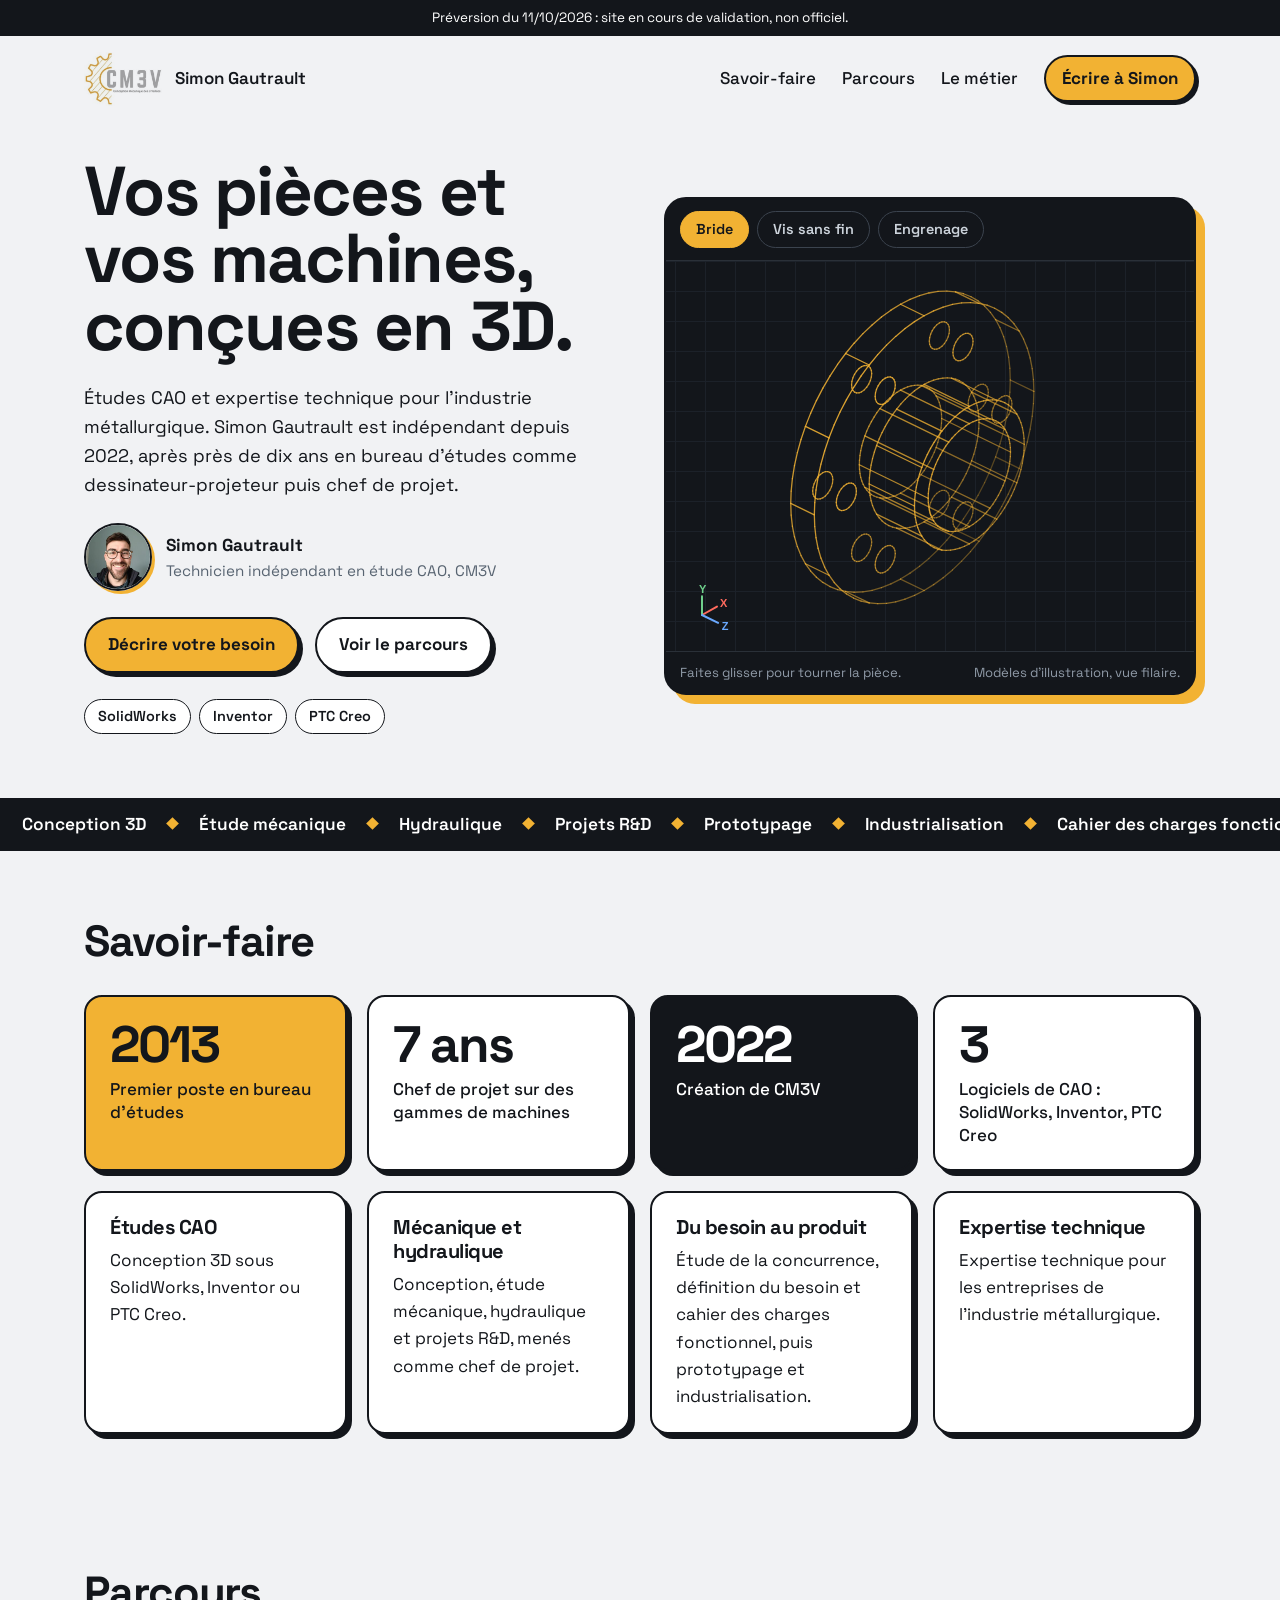
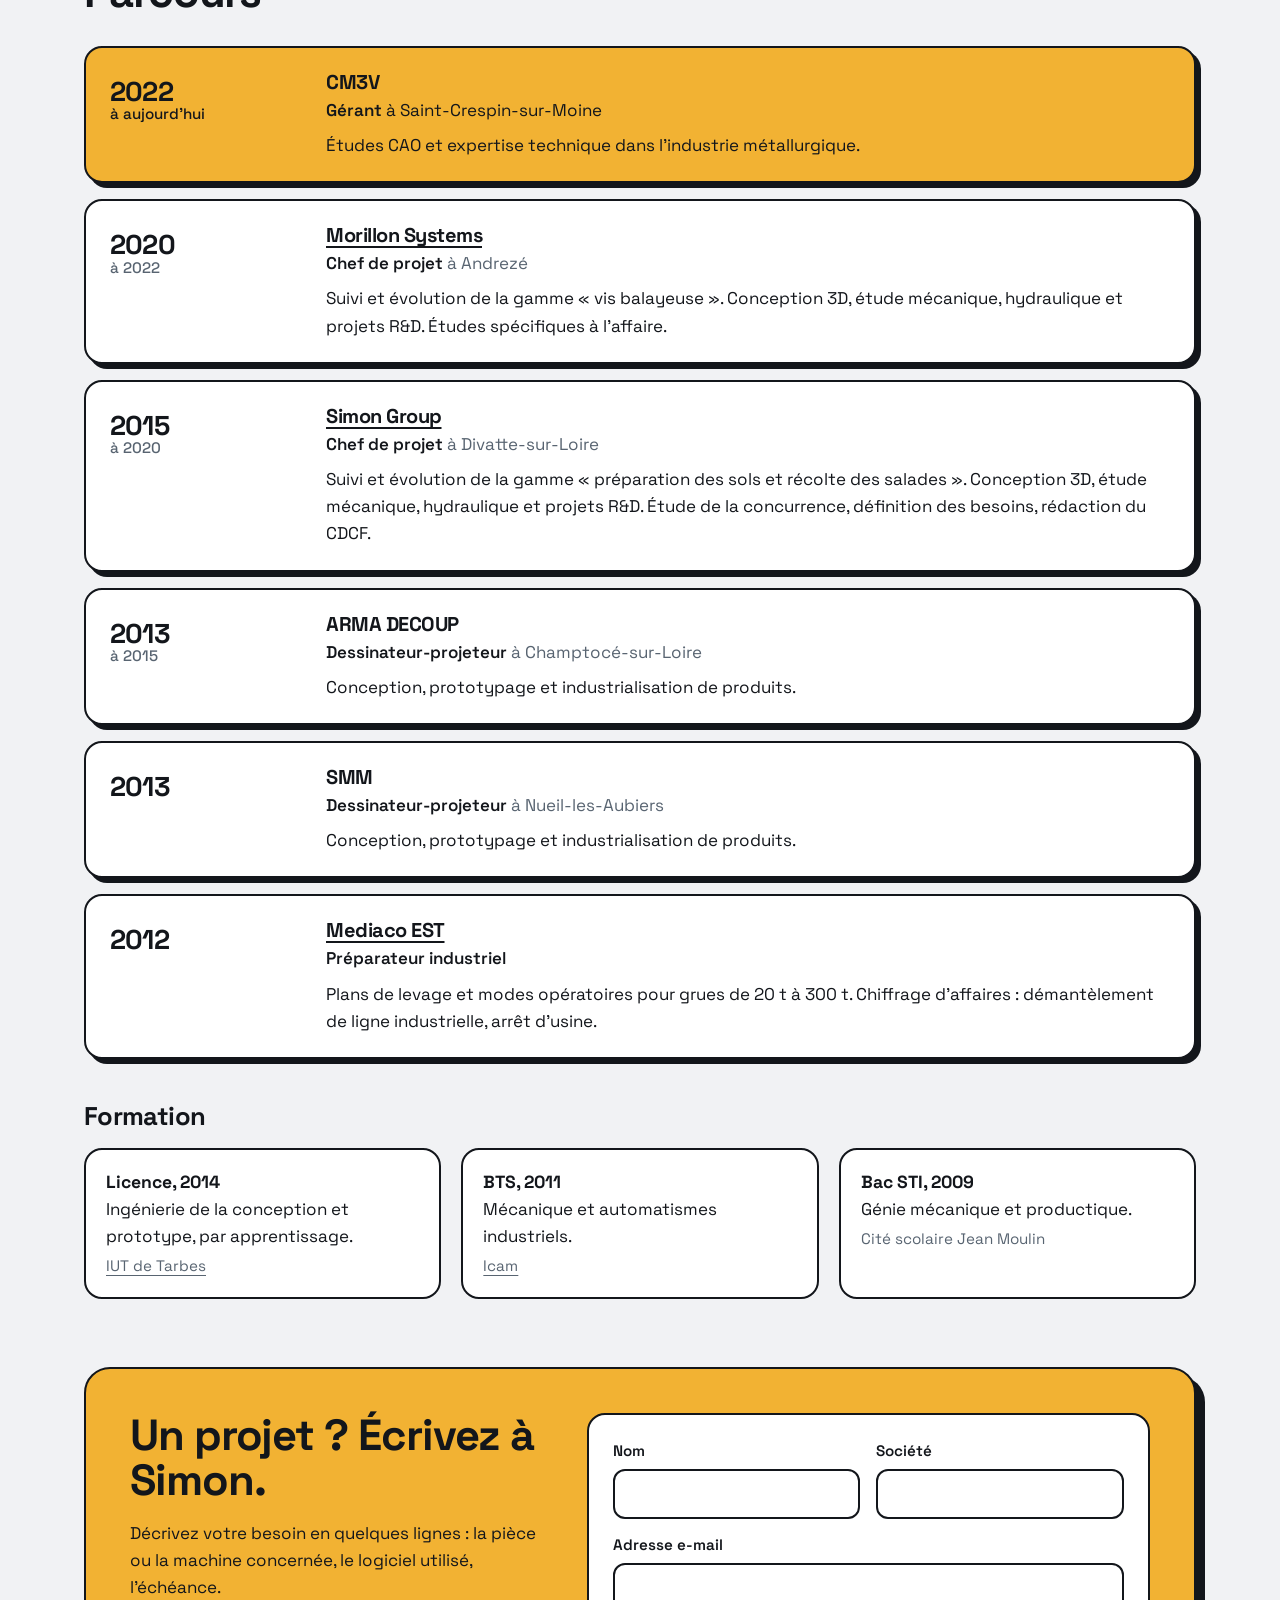
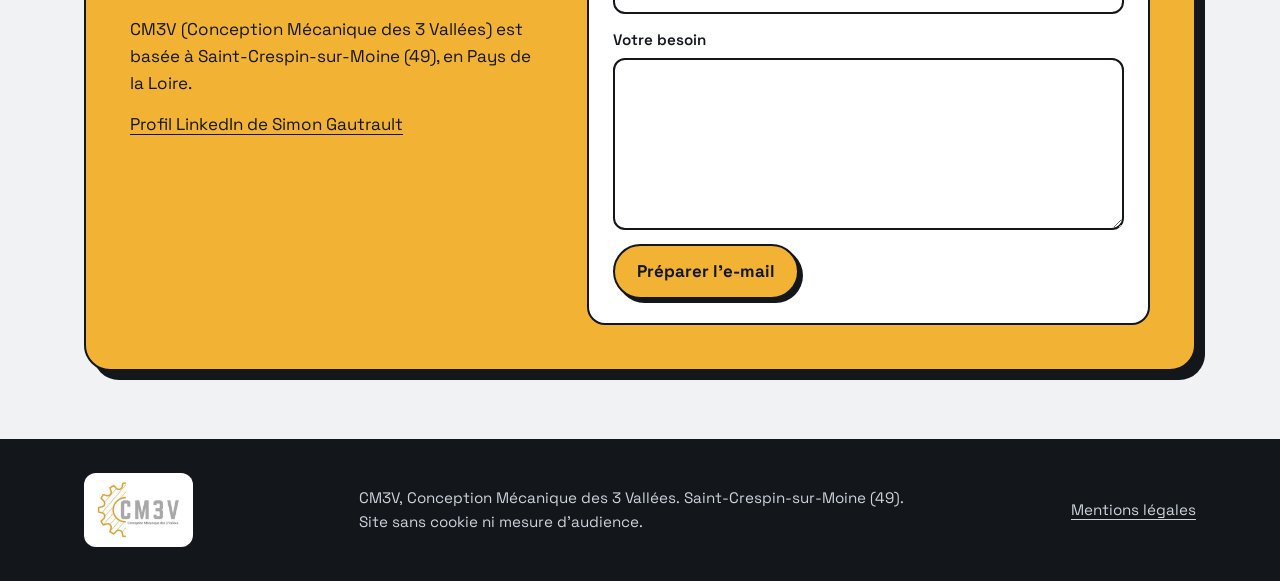
<file: index.html>
<!doctype html>
<html lang="fr">
<head>
<meta charset="utf-8">
<meta name="viewport" content="width=device-width, initial-scale=1">
<meta name="robots" content="noindex, nofollow">
<title>Simon Gautrault, CM3V : études CAO et expertise technique</title>
<meta name="description" content="Simon Gautrault, technicien indépendant en étude CAO à Saint-Crespin-sur-Moine (49). Conception 3D, étude mécanique et hydraulique, expertise technique pour l'industrie métallurgique.">
<link rel="icon" href="favicon.svg" type="image/svg+xml">
<link rel="preload" href="space-grotesk-latin.woff2" as="font" type="font/woff2" crossorigin>
<link rel="stylesheet" href="style.css">
</head>
<body>
<p class="preversion">Préversion du 11/10/2026 : site en cours de validation, non officiel.</p>

<header class="cadre entete">
  <a class="marque" href="#haut"><img src="logo-cm3v.jpg" alt="CM3V, Conception Mécanique des 3 Vallées" width="79" height="54"><span>Simon Gautrault</span></a>
  <nav aria-label="Sections du site">
    <a href="#savoir-faire">Savoir-faire</a>
    <a href="#parcours">Parcours</a>
    <a href="metier.html">Le métier</a>
    <a class="bouton petit" href="#contact">Écrire à Simon</a>
  </nav>
</header>

<main id="haut">

<section class="cadre hero">
  <div>
    <h1>Vos pièces et vos machines, conçues en 3D.</h1>
    <p class="chapo">Études CAO et expertise technique pour l'industrie métallurgique. Simon Gautrault est indépendant depuis 2022, après près de dix ans en bureau d'études comme dessinateur-projeteur puis chef de projet.</p>
    <p class="identite"><img src="simon-gautrault.jpg" alt="Portrait de Simon Gautrault" width="68" height="68"><span><b>Simon Gautrault</b>Technicien indépendant en étude CAO, CM3V</span></p>
    <p class="actions"><a class="bouton" href="#contact">Décrire votre besoin</a><a class="bouton clair" href="#parcours">Voir le parcours</a></p>
    <ul class="puces" aria-label="Logiciels de CAO"><li>SolidWorks</li><li>Inventor</li><li>PTC Creo</li></ul>
  </div>
  <figure class="vue">
    <div class="vue-barre" role="group" aria-label="Choisir le modèle affiché">
      <button type="button" data-modele="bride" aria-pressed="true">Bride</button>
      <button type="button" data-modele="vis" aria-pressed="false">Vis sans fin</button>
      <button type="button" data-modele="engrenage" aria-pressed="false">Engrenage</button>
    </div>
    <canvas id="vue3d" role="img" aria-label="Modèle 3D filaire que l'on peut faire tourner"></canvas>
    <figcaption><span>Faites glisser pour tourner la pièce.</span><span>Modèles d'illustration, vue filaire.</span></figcaption>
  </figure>
</section>

<div class="bandeau" aria-hidden="true"><div>
  <span>Conception 3D</span><i></i><span>Étude mécanique</span><i></i><span>Hydraulique</span><i></i><span>Projets R&amp;D</span><i></i><span>Prototypage</span><i></i><span>Industrialisation</span><i></i><span>Cahier des charges fonctionnel</span><i></i><span>Expertise technique</span><i></i>
  <span>Conception 3D</span><i></i><span>Étude mécanique</span><i></i><span>Hydraulique</span><i></i><span>Projets R&amp;D</span><i></i><span>Prototypage</span><i></i><span>Industrialisation</span><i></i><span>Cahier des charges fonctionnel</span><i></i><span>Expertise technique</span><i></i>
</div></div>

<section class="cadre bloc" id="savoir-faire">
  <h2>Savoir-faire</h2>
  <div class="grille chiffres">
    <div class="carte or"><b>2013</b><p>Premier poste en bureau d'études</p></div>
    <div class="carte"><b>7 ans</b><p>Chef de projet sur des gammes de machines</p></div>
    <div class="carte nuit"><b>2022</b><p>Création de CM3V</p></div>
    <div class="carte"><b>3</b><p>Logiciels de CAO : SolidWorks, Inventor, PTC Creo</p></div>
  </div>
  <div class="grille">
    <div class="carte"><h3>Études CAO</h3><p>Conception 3D sous SolidWorks, Inventor ou PTC Creo.</p></div>
    <div class="carte"><h3>Mécanique et hydraulique</h3><p>Conception, étude mécanique, hydraulique et projets R&amp;D, menés comme chef de projet.</p></div>
    <div class="carte"><h3>Du besoin au produit</h3><p>Étude de la concurrence, définition du besoin et cahier des charges fonctionnel, puis prototypage et industrialisation.</p></div>
    <div class="carte"><h3>Expertise technique</h3><p>Expertise technique pour les entreprises de l'industrie métallurgique.</p></div>
  </div>
</section>

<section class="cadre bloc" id="parcours">
  <h2>Parcours</h2>
  <div class="frise">
    <article class="carte etape actuelle"><p class="quand">2022<span>à aujourd'hui</span></p><div><h3>CM3V</h3><p class="poste">Gérant <span>à Saint-Crespin-sur-Moine</span></p><p>Études CAO et expertise technique dans l'industrie métallurgique.</p></div></article>
    <article class="carte etape"><p class="quand">2020<span>à 2022</span></p><div><h3><a href="https://www.morillonsystems.com/" rel="noopener">Morillon Systems</a></h3><p class="poste">Chef de projet <span>à Andrezé</span></p><p>Suivi et évolution de la gamme « vis balayeuse ». Conception 3D, étude mécanique, hydraulique et projets R&amp;D. Études spécifiques à l'affaire.</p></div></article>
    <article class="carte etape"><p class="quand">2015<span>à 2020</span></p><div><h3><a href="https://www.machines-simon.com/" rel="noopener">Simon Group</a></h3><p class="poste">Chef de projet <span>à Divatte-sur-Loire</span></p><p>Suivi et évolution de la gamme « préparation des sols et récolte des salades ». Conception 3D, étude mécanique, hydraulique et projets R&amp;D. Étude de la concurrence, définition des besoins, rédaction du CDCF.</p></div></article>
    <article class="carte etape"><p class="quand">2013<span>à 2015</span></p><div><h3>ARMA DECOUP</h3><p class="poste">Dessinateur-projeteur <span>à Champtocé-sur-Loire</span></p><p>Conception, prototypage et industrialisation de produits.</p></div></article>
    <article class="carte etape"><p class="quand">2013</p><div><h3>SMM</h3><p class="poste">Dessinateur-projeteur <span>à Nueil-les-Aubiers</span></p><p>Conception, prototypage et industrialisation de produits.</p></div></article>
    <article class="carte etape"><p class="quand">2012</p><div><h3><a href="https://www.mediaco.fr/" rel="noopener">Mediaco EST</a></h3><p class="poste">Préparateur industriel</p><p>Plans de levage et modes opératoires pour grues de 20 t à 300 t. Chiffrage d'affaires : démantèlement de ligne industrielle, arrêt d'usine.</p></div></article>
  </div>

  <div class="formation">
    <h2>Formation</h2>
    <div class="grille">
      <div class="carte"><b>Licence, 2014</b>Ingénierie de la conception et prototype, par apprentissage.<span><a href="https://www.iut-tarbes.fr/" rel="noopener">IUT de Tarbes</a></span></div>
      <div class="carte"><b>BTS, 2011</b>Mécanique et automatismes industriels.<span><a href="https://www.icam.fr/" rel="noopener">Icam</a></span></div>
      <div class="carte"><b>Bac STI, 2009</b>Génie mécanique et productique.<span>Cité scolaire Jean Moulin</span></div>
    </div>
  </div>
</section>

<section class="cadre" id="contact">
  <div class="contact">
    <div>
      <h2>Un projet ? Écrivez à Simon.</h2>
      <p>Décrivez votre besoin en quelques lignes : la pièce ou la machine concernée, le logiciel utilisé, l'échéance.</p>
      <p>CM3V (Conception Mécanique des 3 Vallées) est basée à Saint-Crespin-sur-Moine (49), en Pays de la Loire.</p>
      <p><a href="https://www.linkedin.com/in/simon-gautrault-682b04257" rel="noopener">Profil LinkedIn de Simon Gautrault</a></p>
    </div>
    <form id="form-contact">
      <label>Nom<input type="text" name="nom" autocomplete="name" required></label>
      <label>Société<input type="text" name="societe" autocomplete="organization"></label>
      <label class="large">Adresse e-mail<input type="email" name="email" autocomplete="email" required></label>
      <label class="large">Votre besoin<textarea name="message" rows="6" required></textarea></label>
      <button class="bouton" type="submit">Préparer l'e-mail</button>
      <p id="retour" class="retour" role="status" tabindex="-1" hidden></p>
    </form>
  </div>
</section>

</main>

<footer class="pied">
  <div class="cadre">
    <span class="logo"><img src="logo-cm3v.jpg" alt="Logo CM3V" width="85" height="58"></span>
    <p>CM3V, Conception Mécanique des 3 Vallées. Saint-Crespin-sur-Moine (49).<br>Site sans cookie ni mesure d'audience.</p>
    <nav aria-label="Liens de pied de page"><a href="mentions-legales.html">Mentions légales</a></nav>
  </div>
</footer>

<script>
// Le formulaire n'envoie rien lui-meme : il ouvre la messagerie du visiteur
// avec un e-mail pret a partir. Aucun service tiers, aucune donnee conservee.
(function () {
  var adresse = ['simon.gautrault', 'cm3v.com'].join('@');
  var form = document.getElementById('form-contact');
  var retour = document.getElementById('retour');
  form.addEventListener('submit', function (e) {
    e.preventDefault();
    var d = new FormData(form);
    var societe = d.get('societe');
    var sujet = 'Demande depuis le site CM3V : ' + d.get('nom') + (societe ? ' (' + societe + ')' : '');
    var corps = d.get('message') + '\n\n' + d.get('nom') + (societe ? '\n' + societe : '') + '\n' + d.get('email');
    window.location.href = 'mailto:' + adresse + '?subject=' + encodeURIComponent(sujet) + '&body=' + encodeURIComponent(corps);
    var lien = document.createElement('a');
    lien.href = 'mailto:' + adresse;
    lien.textContent = adresse;
    retour.textContent = "Votre messagerie s'ouvre avec l'e-mail prêt à envoyer. Si rien ne s'ouvre, écrivez directement à ";
    retour.append(lien, '.');
    retour.hidden = false;
    retour.focus();
  });
})();
</script>
<script src="vue3d.js" defer></script>
</body>
</html>
</file>
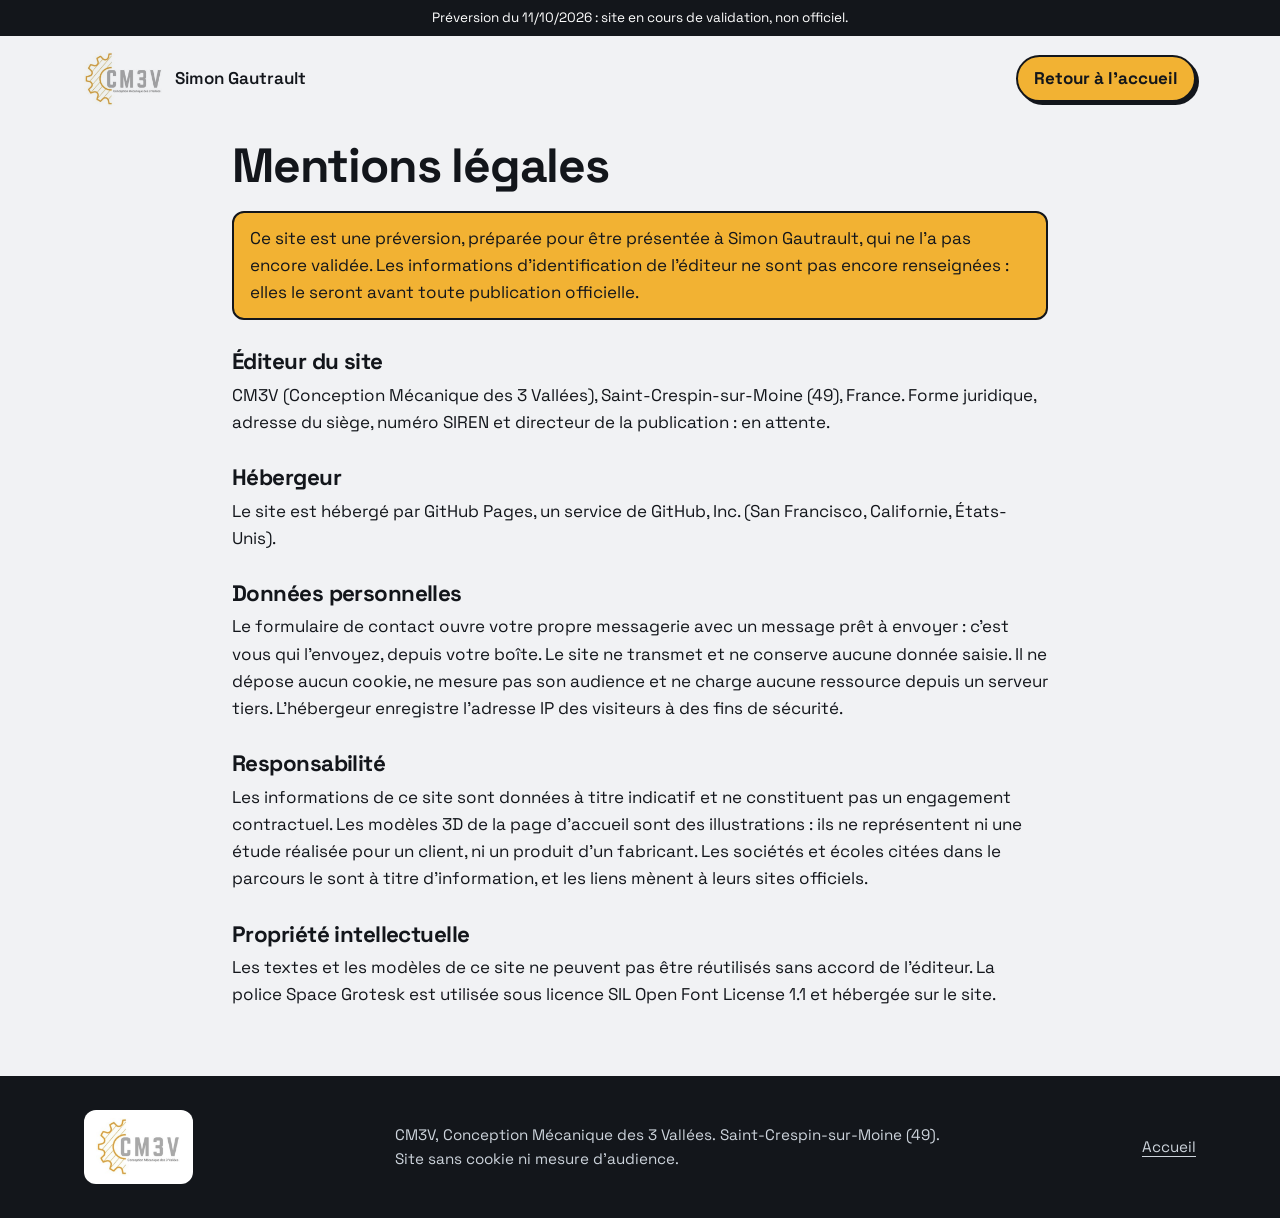
<file: mentions-legales.html>
<!doctype html>
<html lang="fr">
<head>
<meta charset="utf-8">
<meta name="viewport" content="width=device-width, initial-scale=1">
<meta name="robots" content="noindex, nofollow">
<title>Mentions légales : Simon Gautrault, CM3V</title>
<link rel="icon" href="favicon.svg" type="image/svg+xml">
<link rel="stylesheet" href="style.css">
</head>
<body>
<p class="preversion">Préversion du 11/10/2026 : site en cours de validation, non officiel.</p>

<header class="cadre entete">
  <a class="marque" href="index.html"><img src="logo-cm3v.jpg" alt="CM3V, Conception Mécanique des 3 Vallées" width="79" height="54"><span>Simon Gautrault</span></a>
  <nav aria-label="Retour"><a class="bouton petit" href="index.html">Retour à l'accueil</a></nav>
</header>

<main class="cadre">
<div class="texte">
  <h1>Mentions légales</h1>

  <p class="attente">Ce site est une préversion, préparée pour être présentée à Simon Gautrault, qui ne l'a pas encore validée. Les informations d'identification de l'éditeur ne sont pas encore renseignées : elles le seront avant toute publication officielle.</p>

  <h2>Éditeur du site</h2>
  <p>CM3V (Conception Mécanique des 3 Vallées), Saint-Crespin-sur-Moine (49), France. Forme juridique, adresse du siège, numéro SIREN et directeur de la publication : en attente.</p>

  <h2>Hébergeur</h2>
  <p>Le site est hébergé par GitHub Pages, un service de GitHub, Inc. (San Francisco, Californie, États-Unis).</p>

  <h2>Données personnelles</h2>
  <p>Le formulaire de contact ouvre votre propre messagerie avec un message prêt à envoyer : c'est vous qui l'envoyez, depuis votre boîte. Le site ne transmet et ne conserve aucune donnée saisie. Il ne dépose aucun cookie, ne mesure pas son audience et ne charge aucune ressource depuis un serveur tiers. L'hébergeur enregistre l'adresse IP des visiteurs à des fins de sécurité.</p>

  <h2>Responsabilité</h2>
  <p>Les informations de ce site sont données à titre indicatif et ne constituent pas un engagement contractuel. Les modèles 3D de la page d'accueil sont des illustrations : ils ne représentent ni une étude réalisée pour un client, ni un produit d'un fabricant. Les sociétés et écoles citées dans le parcours le sont à titre d'information, et les liens mènent à leurs sites officiels.</p>

  <h2>Propriété intellectuelle</h2>
  <p>Les textes et les modèles de ce site ne peuvent pas être réutilisés sans accord de l'éditeur. La police Space Grotesk est utilisée sous licence SIL Open Font License 1.1 et hébergée sur le site.</p>
</div>
</main>

<footer class="pied">
  <div class="cadre">
    <span class="logo"><img src="logo-cm3v.jpg" alt="Logo CM3V" width="85" height="58"></span>
    <p>CM3V, Conception Mécanique des 3 Vallées. Saint-Crespin-sur-Moine (49).<br>Site sans cookie ni mesure d'audience.</p>
    <nav aria-label="Liens de pied de page"><a href="index.html">Accueil</a></nav>
  </div>
</footer>
</body>
</html>
</file>
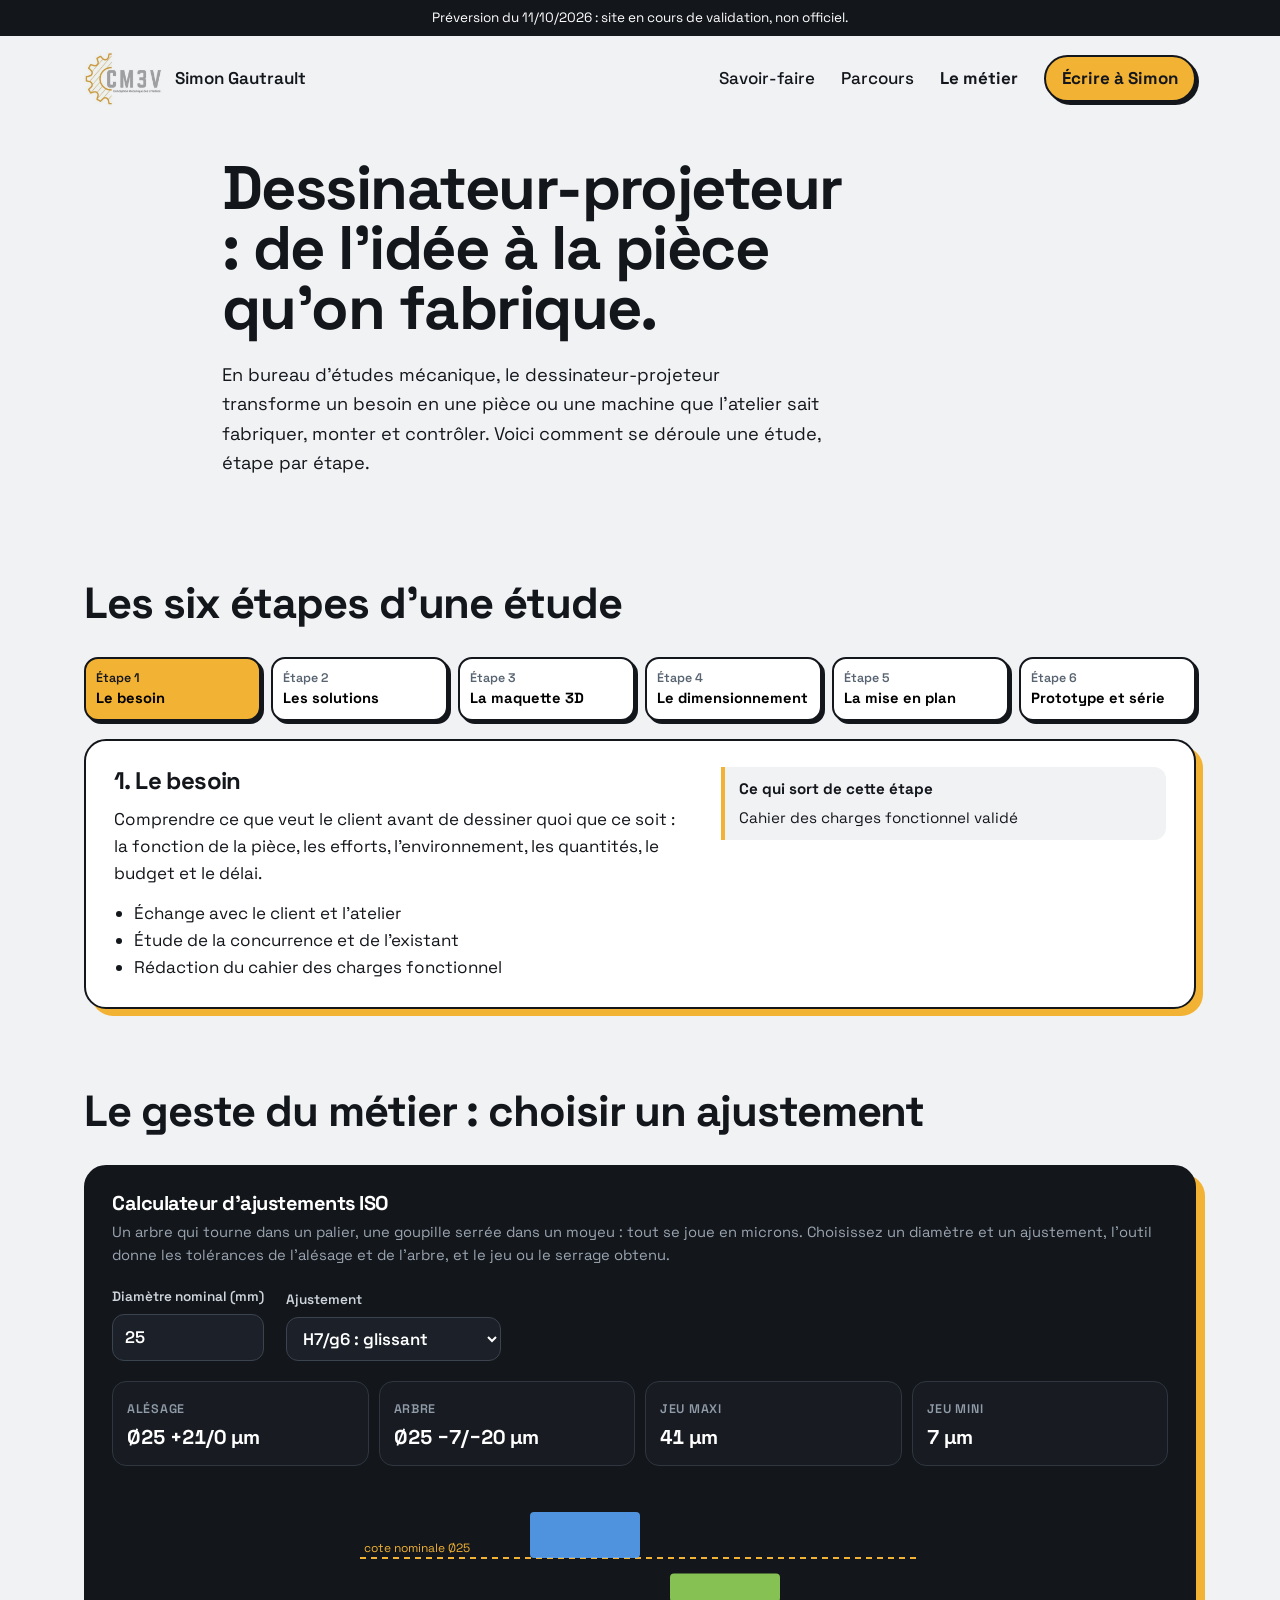
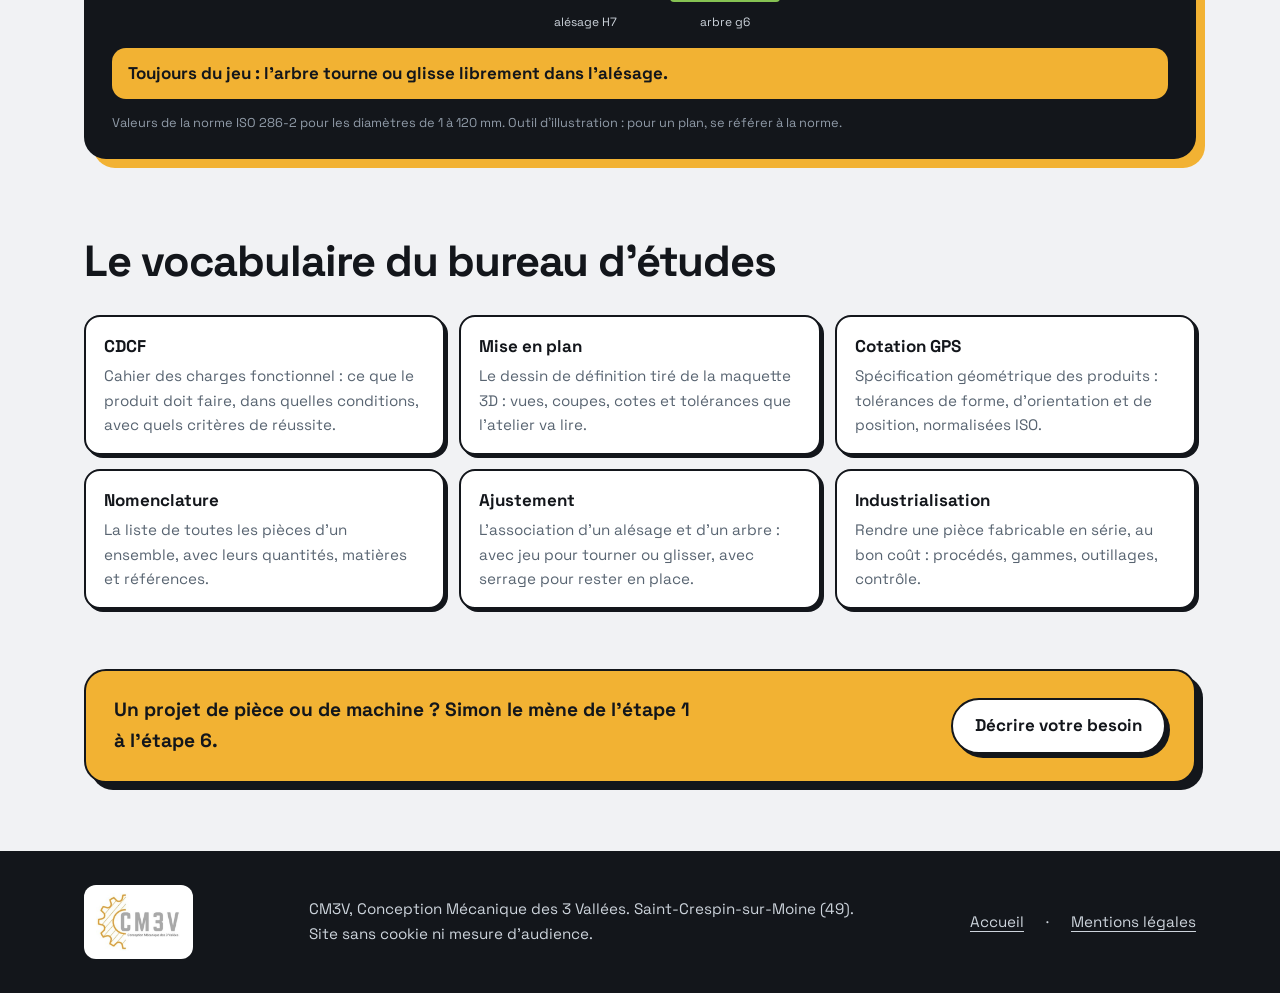
<file: metier.html>
<!doctype html>
<html lang="fr">
<head>
<meta charset="utf-8">
<meta name="viewport" content="width=device-width, initial-scale=1">
<meta name="robots" content="noindex, nofollow">
<title>Le métier de dessinateur-projeteur : Simon Gautrault, CM3V</title>
<meta name="description" content="Ce que fait un dessinateur-projeteur en bureau d'études mécanique, du cahier des charges à l'industrialisation, avec un calculateur d'ajustements ISO.">
<link rel="icon" href="favicon.svg" type="image/svg+xml">
<link rel="preload" href="space-grotesk-latin.woff2" as="font" type="font/woff2" crossorigin>
<link rel="stylesheet" href="style.css">
<style>
.m-hero{padding-block:36px 40px;max-width:52em}
.m-hero h1{font-size:clamp(2.3rem,4.8vw,3.9rem)}
.m-bloc{padding-block:40px}
.etapes{display:grid;grid-template-columns:repeat(6,1fr);gap:10px;margin:0 0 18px;padding:0;list-style:none}
.etapes button{width:100%;height:100%;padding:12px 10px;border:2px solid var(--encre);border-radius:14px;background:var(--blanc);font:inherit;font-weight:700;font-size:.92rem;line-height:1.2;text-align:left;cursor:pointer;box-shadow:3px 3px 0 var(--encre);transition:transform .12s,box-shadow .12s}
.etapes button span{display:block;font-size:.78rem;color:var(--acier);font-weight:600;margin-bottom:4px}
.etapes button:hover{transform:translate(1px,1px);box-shadow:2px 2px 0 var(--encre)}
.etapes button[aria-selected="true"]{background:var(--or)}
.etapes button[aria-selected="true"] span{color:var(--encre)}
.panneau{border:2px solid var(--encre);border-radius:22px;background:var(--blanc);box-shadow:7px 7px 0 var(--or);padding:26px 28px;display:grid;grid-template-columns:1.3fr 1fr;gap:28px;align-items:start}
.panneau h3{font-size:1.5rem;margin-bottom:10px}
.panneau p{margin:0 0 12px}
.panneau ul{margin:0;padding-left:20px}
.panneau .livrable{border-left:4px solid var(--or);padding:10px 14px;background:var(--fond);border-radius:0 12px 12px 0;font-size:.95rem}
.panneau .livrable b{display:block;margin-bottom:4px}
.calc{border:2px solid var(--encre);border-radius:22px;background:var(--nuit);color:#e7ebf0;box-shadow:9px 9px 0 var(--or);padding:24px 26px}
.calc h3{color:#fff;margin-bottom:6px}
.calc .aide{color:#9aa5b1;font-size:.92rem;margin:0 0 18px}
.calc-champs{display:flex;flex-wrap:wrap;gap:14px 22px;align-items:end;margin-bottom:20px}
.calc label{display:flex;flex-direction:column;gap:6px;font-size:.85rem;font-weight:600;color:#cdd4dc}
.calc input,.calc select{font:inherit;font-size:1.05rem;padding:9px 12px;border:1.5px solid #3b434e;border-radius:12px;background:#1c2129;color:#fff;min-width:150px}
.calc input:focus,.calc select:focus{border-color:var(--or);outline:none}
.calc-res{display:grid;grid-template-columns:repeat(4,1fr);gap:10px}
.calc-res div{border:1.5px solid #2f3640;border-radius:14px;padding:12px 14px;background:#181c22}
.calc-res b{display:block;font-size:1.25rem;color:#fff;font-variant-numeric:tabular-nums}
.calc-res span{font-size:.78rem;color:#909ba8;text-transform:uppercase;letter-spacing:.06em;font-weight:600}
.calc-verdict{margin:16px 0 0;padding:12px 16px;border-radius:14px;background:var(--or);color:var(--encre);font-weight:700}
.calc-schema{display:block;width:100%;height:150px;margin-top:16px}
.calc .note{margin:14px 0 0;color:#909ba8;font-size:.8rem}
.lexique{display:grid;grid-template-columns:repeat(3,1fr);gap:14px}
.lexique div{border:2px solid var(--encre);border-radius:16px;background:var(--blanc);padding:16px 18px;box-shadow:3px 3px 0 var(--encre)}
.lexique b{display:block;margin-bottom:4px}
.lexique p{margin:0;font-size:.95rem;color:var(--acier)}
.m-cta{display:flex;flex-wrap:wrap;gap:16px;align-items:center;justify-content:space-between;border:2px solid var(--encre);border-radius:22px;background:var(--or);padding:24px 28px;box-shadow:7px 7px 0 var(--encre);margin-block:20px 60px}
.m-cta p{margin:0;font-size:1.2rem;font-weight:700;max-width:30em}
.m-cta .bouton{background:var(--blanc)}
@media (max-width:900px){.etapes{grid-template-columns:repeat(3,1fr)}.panneau{grid-template-columns:1fr}.lexique{grid-template-columns:1fr 1fr}.calc-res{grid-template-columns:1fr 1fr}}
@media (max-width:560px){.etapes{grid-template-columns:1fr 1fr}.lexique{grid-template-columns:1fr}.entete nav{gap:14px}}
@media (prefers-reduced-motion:reduce){.etapes button{transition:none}}
</style>
</head>
<body>
<p class="preversion">Préversion du 11/10/2026 : site en cours de validation, non officiel.</p>

<header class="cadre entete">
  <a class="marque" href="index.html"><img src="logo-cm3v.jpg" alt="CM3V, Conception Mécanique des 3 Vallées" width="79" height="54"><span>Simon Gautrault</span></a>
  <nav aria-label="Sections du site">
    <a href="index.html#savoir-faire">Savoir-faire</a>
    <a href="index.html#parcours">Parcours</a>
    <a href="metier.html" aria-current="page"><b>Le métier</b></a>
    <a class="bouton petit" href="index.html#contact">Écrire à Simon</a>
  </nav>
</header>

<main>

<section class="cadre m-hero">
  <h1>Dessinateur-projeteur : de l'idée à la pièce qu'on fabrique.</h1>
  <p class="chapo">En bureau d'études mécanique, le dessinateur-projeteur transforme un besoin en une pièce ou une machine que l'atelier sait fabriquer, monter et contrôler. Voici comment se déroule une étude, étape par étape.</p>
</section>

<section class="cadre m-bloc" id="etude">
  <h2>Les six étapes d'une étude</h2>
  <ol class="etapes" role="tablist" aria-label="Étapes d'une étude" id="etapes"></ol>
  <div class="panneau" role="tabpanel" id="panneau" aria-live="polite"></div>
</section>

<section class="cadre m-bloc" id="ajustements">
  <h2>Le geste du métier : choisir un ajustement</h2>
  <div class="calc">
    <h3>Calculateur d'ajustements ISO</h3>
    <p class="aide">Un arbre qui tourne dans un palier, une goupille serrée dans un moyeu : tout se joue en microns. Choisissez un diamètre et un ajustement, l'outil donne les tolérances de l'alésage et de l'arbre, et le jeu ou le serrage obtenu.</p>
    <div class="calc-champs">
      <label>Diamètre nominal (mm)<input type="number" id="c-d" min="1" max="120" step="0.5" value="25"></label>
      <label>Ajustement<select id="c-aj">
        <option value="H7/f7">H7/f7 : tournant</option>
        <option value="H7/g6" selected>H7/g6 : glissant</option>
        <option value="H7/h6">H7/h6 : glissant juste</option>
        <option value="H7/p6">H7/p6 : serré</option>
      </select></label>
    </div>
    <div class="calc-res">
      <div><span>Alésage</span><b id="r-al">–</b></div>
      <div><span>Arbre</span><b id="r-ar">–</b></div>
      <div><span id="l-max">Jeu maxi</span><b id="r-max">–</b></div>
      <div><span id="l-min">Jeu mini</span><b id="r-min">–</b></div>
    </div>
    <svg class="calc-schema" id="c-svg" viewBox="0 0 600 150" role="img" aria-label="Position des zones de tolérance de l'alésage et de l'arbre par rapport à la cote nominale"></svg>
    <p class="calc-verdict" id="r-v" role="status">–</p>
    <p class="note">Valeurs de la norme ISO 286-2 pour les diamètres de 1 à 120 mm. Outil d'illustration : pour un plan, se référer à la norme.</p>
  </div>
</section>

<section class="cadre m-bloc" id="lexique">
  <h2>Le vocabulaire du bureau d'études</h2>
  <div class="lexique">
    <div><b>CDCF</b><p>Cahier des charges fonctionnel : ce que le produit doit faire, dans quelles conditions, avec quels critères de réussite.</p></div>
    <div><b>Mise en plan</b><p>Le dessin de définition tiré de la maquette 3D : vues, coupes, cotes et tolérances que l'atelier va lire.</p></div>
    <div><b>Cotation GPS</b><p>Spécification géométrique des produits : tolérances de forme, d'orientation et de position, normalisées ISO.</p></div>
    <div><b>Nomenclature</b><p>La liste de toutes les pièces d'un ensemble, avec leurs quantités, matières et références.</p></div>
    <div><b>Ajustement</b><p>L'association d'un alésage et d'un arbre : avec jeu pour tourner ou glisser, avec serrage pour rester en place.</p></div>
    <div><b>Industrialisation</b><p>Rendre une pièce fabricable en série, au bon coût : procédés, gammes, outillages, contrôle.</p></div>
  </div>
</section>

<section class="cadre">
  <div class="m-cta">
    <p>Un projet de pièce ou de machine ? Simon le mène de l'étape 1 à l'étape 6.</p>
    <a class="bouton" href="index.html#contact">Décrire votre besoin</a>
  </div>
</section>

</main>

<footer class="pied">
  <div class="cadre">
    <span class="logo"><img src="logo-cm3v.jpg" alt="Logo CM3V" width="85" height="58"></span>
    <p>CM3V, Conception Mécanique des 3 Vallées. Saint-Crespin-sur-Moine (49).<br>Site sans cookie ni mesure d'audience.</p>
    <nav aria-label="Liens de pied de page"><a href="index.html">Accueil</a> &middot; <a href="mentions-legales.html">Mentions légales</a></nav>
  </div>
</footer>

<script>
(function () {
  // Les six etapes d'une etude.
  var E = [
    { t: "Le besoin", d: "Comprendre ce que veut le client avant de dessiner quoi que ce soit : la fonction de la pièce, les efforts, l'environnement, les quantités, le budget et le délai.",
      l: ["Échange avec le client et l'atelier", "Étude de la concurrence et de l'existant", "Rédaction du cahier des charges fonctionnel"], v: "Cahier des charges fonctionnel validé" },
    { t: "Les solutions", d: "Chercher plusieurs principes, les esquisser et les comparer sur des critères écrits : coût, encombrement, fiabilité, facilité de fabrication et de maintenance.",
      l: ["Croquis et schémas de principe", "Architecture de l'ensemble", "Choix argumenté entre les solutions"], v: "Solution retenue et architecture" },
    { t: "La maquette 3D", d: "Modéliser chaque pièce et l'assemblage en CAO, sous SolidWorks, Inventor ou PTC Creo. La maquette sert à vérifier les encombrements, les interférences et les montages.",
      l: ["Pièces paramétrées", "Assemblages et contraintes", "Contrôle des interférences et des cinématiques"], v: "Maquette numérique complète" },
    { t: "Le dimensionnement", d: "Vérifier que ça tient : efforts, contraintes, déformations, fatigue, choix des roulements, des vis, des vérins hydrauliques. Le calcul confirme ou corrige la conception.",
      l: ["Calculs de résistance des matériaux", "Choix des composants du commerce", "Note de calcul"], v: "Conception justifiée" },
    { t: "La mise en plan", d: "Traduire la maquette en plans que l'atelier lit sans ambiguïté : vues, coupes, cotes fonctionnelles, tolérances, états de surface, matière et traitements.",
      l: ["Plans de définition des pièces", "Plans d'ensemble et nomenclature", "Tolérances et ajustements (voir le calculateur plus bas)"], v: "Dossier de plans prêt à fabriquer" },
    { t: "Prototype et série", d: "Suivre la fabrication du prototype, le tester, corriger, puis industrialiser : rendre la pièce fabricable en série au bon coût, avec l'atelier et les fournisseurs.",
      l: ["Suivi du prototype et essais", "Modifications et mise à jour des plans", "Industrialisation et suivi de production"], v: "Produit fabriqué en série" }
  ];
  var ol = document.getElementById("etapes"), pan = document.getElementById("panneau");
  function montrer(i) {
    [].forEach.call(ol.querySelectorAll("button"), function (b, j) { b.setAttribute("aria-selected", j === i ? "true" : "false"); b.tabIndex = j === i ? 0 : -1; });
    var e = E[i];
    pan.innerHTML = "";
    var g = document.createElement("div"), h = document.createElement("h3"), p = document.createElement("p"), ul = document.createElement("ul");
    h.textContent = (i + 1) + ". " + e.t; p.textContent = e.d;
    e.l.forEach(function (x) { var li = document.createElement("li"); li.textContent = x; ul.appendChild(li); });
    g.append(h, p, ul);
    var dr = document.createElement("div"); dr.className = "livrable";
    var b = document.createElement("b"); b.textContent = "Ce qui sort de cette étape";
    dr.append(b, document.createTextNode(e.v));
    pan.append(g, dr);
  }
  E.forEach(function (e, i) {
    var li = document.createElement("li"), b = document.createElement("button");
    b.type = "button"; b.setAttribute("role", "tab"); b.setAttribute("aria-controls", "panneau");
    var s = document.createElement("span"); s.textContent = "Étape " + (i + 1);
    b.append(s, document.createTextNode(e.t));
    b.addEventListener("click", function () { montrer(i); });
    b.addEventListener("keydown", function (ev) {
      var k = ev.key === "ArrowRight" ? 1 : ev.key === "ArrowLeft" ? -1 : 0;
      if (k) { ev.preventDefault(); var n = (i + k + E.length) % E.length; montrer(n); ol.querySelectorAll("button")[n].focus(); }
    });
    li.appendChild(b); ol.appendChild(li);
  });
  montrer(0);

  // ISO 286-2 : bornes des paliers de diametre (mm), IT6, IT7 et ecarts fondamentaux (microns).
  var P = [3, 6, 10, 18, 30, 50, 80, 120];
  var IT6 = [6, 8, 9, 11, 13, 16, 19, 22];
  var IT7 = [10, 12, 15, 18, 21, 25, 30, 35];
  var ES_f = [-6, -10, -13, -16, -20, -25, -30, -36];
  var ES_g = [-2, -4, -5, -6, -7, -9, -10, -12];
  var EI_p = [6, 12, 15, 18, 22, 26, 32, 37];
  var cd = document.getElementById("c-d"), ca = document.getElementById("c-aj");
  function fmt(x) { return (x > 0 ? "+" : x < 0 ? "−" : "") + Math.abs(x); }
  function calc() {
    var d = parseFloat(String(cd.value).replace(",", "."));
    var v = document.getElementById("r-v");
    if (!(d > 0 && d <= 120)) { ["r-al", "r-ar", "r-max", "r-min"].forEach(function (id) { document.getElementById(id).textContent = "–"; }); v.textContent = "Diamètre entre 1 et 120 mm."; document.getElementById("c-svg").innerHTML = ""; return; }
    var k = 0; while (d > P[k]) k++;
    var EI = 0, ES = IT7[k], es, ei, aj = ca.value;
    if (aj === "H7/f7") { es = ES_f[k]; ei = es - IT7[k]; }
    else if (aj === "H7/g6") { es = ES_g[k]; ei = es - IT6[k]; }
    else if (aj === "H7/h6") { es = 0; ei = -IT6[k]; }
    else { ei = EI_p[k]; es = ei + IT6[k]; }
    var jmax = ES - ei, jmin = EI - es;
    document.getElementById("r-al").textContent = "Ø" + d + " " + fmt(ES) + "/" + fmt(EI) + " µm";
    document.getElementById("r-ar").textContent = "Ø" + d + " " + fmt(es) + "/" + fmt(ei) + " µm";
    // Jeu = alesage moins arbre. Positif : jeu ; negatif : serrage.
    var L = jmin >= 0 ? ["Jeu maxi", jmax, "Jeu mini", jmin]
      : jmax <= 0 ? ["Serrage maxi", -jmin, "Serrage mini", -jmax]
      : ["Jeu maxi", jmax, "Serrage maxi", -jmin];
    document.getElementById("l-max").textContent = L[0];
    document.getElementById("r-max").textContent = L[1] + " µm";
    document.getElementById("l-min").textContent = L[2];
    document.getElementById("r-min").textContent = L[3] + " µm";
    v.textContent = jmin > 0 ? "Toujours du jeu : l'arbre tourne ou glisse librement dans l'alésage."
      : jmax < 0 ? "Toujours du serrage : l'arbre se monte à la presse ou par dilatation et ne bouge plus."
      : jmin === 0 ? "Jeu nul au pire cas : l'arbre glisse juste, sans battement, monté à la main."
      : "Ajustement incertain : selon les pièces, léger jeu ou léger serrage.";
    // Schema des zones de tolerance, echelle commune.
    var lo = Math.min(EI, ei), hi = Math.max(ES, es), pad = 8;
    var y = function (u) { return 120 - (u - lo) / (hi - lo || 1) * 90; };
    var s = '<line x1="20" x2="580" y1="' + y(0) + '" y2="' + y(0) + '" stroke="#f2b233" stroke-width="2" stroke-dasharray="6 5"/>'
      + '<text x="24" y="' + (y(0) - 6) + '" fill="#f2b233" font-size="12">cote nominale Ø' + d + '</text>'
      + '<rect x="190" width="110" y="' + y(ES) + '" height="' + Math.max(2, y(EI) - y(ES)) + '" fill="#5aa9ff" opacity=".85" rx="4"/>'
      + '<text x="245" y="144" fill="#cdd4dc" font-size="12" text-anchor="middle">alésage H7</text>'
      + '<rect x="330" width="110" y="' + y(es) + '" height="' + Math.max(2, y(ei) - y(es)) + '" fill="#9be15d" opacity=".85" rx="4"/>'
      + '<text x="385" y="144" fill="#cdd4dc" font-size="12" text-anchor="middle">arbre ' + aj.split("/")[1] + '</text>';
    document.getElementById("c-svg").innerHTML = s;
  }
  cd.addEventListener("input", calc); ca.addEventListener("change", calc);
  calc();
})();
</script>
</body>
</html>
</file>
<file: style.css>
/* Site de Simon Gautrault (CM3V). Une seule feuille de style, police hebergee sur place. */
@font-face{font-family:"Space Grotesk";src:url(space-grotesk-latin.woff2) format("woff2");font-weight:300 700;font-display:swap}
:root{
  --fond:#f1f2f4;
  --blanc:#ffffff;
  --encre:#13161b;
  --acier:#586471;
  --trait:#d3d8de;
  --or:#f2b233;        /* l'or du logo CM3V, pousse en clair */
  --nuit:#13161b;      /* fond de la vue 3D */
  --ombre:5px 5px 0 var(--encre);
  --police:"Space Grotesk","Segoe UI",system-ui,-apple-system,Arial,sans-serif;
}
*{box-sizing:border-box}
html{scroll-behavior:smooth}
body{margin:0;background:var(--fond);color:var(--encre);font:17px/1.6 var(--police)}
a{color:inherit;text-underline-offset:4px}
img{max-width:100%}
:focus-visible{outline:3px solid #2f6fed;outline-offset:3px}
.cadre{max-width:1160px;margin:0 auto;padding-inline:24px}
h1,h2,h3{margin:0;font-weight:700;letter-spacing:-.025em}
h2{font-size:clamp(1.9rem,3.4vw,2.8rem);line-height:1.05;margin-bottom:30px}
h3{font-size:1.25rem;line-height:1.2}

.preversion{margin:0;padding:7px 16px;background:var(--encre);color:#fff;font-size:13.5px;text-align:center}

/* Boutons : ombre dure qui s'ecrase au survol */
.bouton{display:inline-block;padding:12px 22px;border:2px solid var(--encre);border-radius:999px;background:var(--or);color:var(--encre);font:inherit;font-weight:700;text-decoration:none;cursor:pointer;box-shadow:4px 4px 0 var(--encre);transition:transform .12s,box-shadow .12s}
.bouton:hover{transform:translate(2px,2px);box-shadow:2px 2px 0 var(--encre)}
.bouton:active{transform:translate(4px,4px);box-shadow:0 0 0 var(--encre)}
.bouton.clair{background:var(--blanc)}
.bouton.petit{padding:8px 16px;box-shadow:3px 3px 0 var(--encre)}

.entete{display:flex;justify-content:space-between;align-items:center;gap:16px;padding-block:16px}
.marque{display:flex;align-items:center;gap:12px;text-decoration:none;font-weight:600}
.marque img{display:block;height:54px;width:auto;mix-blend-mode:multiply}
.entete nav{display:flex;align-items:center;gap:26px;font-weight:500}
.entete nav a:not(.bouton){text-decoration:none}
.entete nav a:not(.bouton):hover{text-decoration:underline}

.hero{display:grid;grid-template-columns:1fr 1fr;gap:48px;align-items:center;padding-block:36px 64px}
h1{font-size:clamp(2.6rem,5.4vw,4.5rem);line-height:.98;margin-bottom:22px;text-wrap:balance}
.chapo{font-size:1.14rem;margin:0 0 24px;max-width:33em}
.identite{display:flex;align-items:center;gap:14px;margin:0 0 26px}
.identite img{width:68px;height:68px;border-radius:50%;border:2px solid var(--encre);box-shadow:3px 3px 0 var(--or)}
.identite b{display:block;font-size:1.08rem;color:var(--encre)}
.identite span{color:var(--acier);font-size:.95rem}
.actions{display:flex;flex-wrap:wrap;gap:16px;margin:0 0 26px}
.puces{display:flex;flex-wrap:wrap;gap:8px;margin:0;padding:0;list-style:none}
.puces li{padding:5px 13px;border:1.5px solid var(--encre);border-radius:999px;background:var(--blanc);font-size:.9rem;font-weight:600}

/* La vue 3D */
.vue{margin:0;background:var(--nuit);border:2px solid var(--encre);border-radius:22px;box-shadow:9px 9px 0 var(--or);overflow:hidden;color:#e7ebf0}
.vue-barre{display:flex;flex-wrap:wrap;align-items:center;gap:8px;padding:12px 14px;border-bottom:1px solid #2a3038}
.vue-barre button{padding:6px 15px;border:1.5px solid #3b434e;border-radius:999px;background:transparent;color:#cdd4dc;font:inherit;font-size:.9rem;font-weight:600;cursor:pointer}
.vue-barre button:hover{border-color:var(--or);color:#fff}
.vue-barre button[aria-pressed="true"]{background:var(--or);border-color:var(--or);color:var(--encre)}
.vue canvas{display:block;width:100%;height:390px;cursor:grab;touch-action:pan-y;background-image:linear-gradient(#1c2129 1px,transparent 1px),linear-gradient(90deg,#1c2129 1px,transparent 1px);background-size:30px 30px;background-position:center}
.vue figcaption{display:flex;justify-content:space-between;flex-wrap:wrap;gap:4px 16px;padding:10px 14px;border-top:1px solid #2a3038;color:#909ba8;font-size:.82rem}

/* Bandeau defilant */
.bandeau{overflow:hidden;white-space:nowrap;background:var(--encre);color:#fff;font-weight:600;font-size:1.08rem}
.bandeau div{display:inline-block;padding:13px 0;animation:defiler 36s linear infinite}
.bandeau span{display:inline-block;padding:0 22px}
.bandeau i{display:inline-block;width:9px;height:9px;background:var(--or);transform:rotate(45deg);vertical-align:2px}
@keyframes defiler{to{transform:translateX(-50%)}}

.bloc{padding-block:68px}
.carte{background:var(--blanc);border:2px solid var(--encre);border-radius:18px;padding:22px 24px;box-shadow:var(--ombre)}
.carte p{margin:8px 0 0}
.grille{display:grid;grid-template-columns:repeat(4,1fr);gap:20px}
.chiffres{margin-bottom:20px}
.chiffres .carte b{display:block;font-size:clamp(2.3rem,4vw,3.3rem);line-height:1;letter-spacing:-.04em}
.chiffres .carte p{font-weight:500;line-height:1.35}
.carte.or{background:var(--or)}
.carte.nuit{background:var(--encre);color:#fff}

.frise{display:grid;gap:16px}
.etape{display:grid;grid-template-columns:190px 1fr;gap:10px 26px;align-items:start}
.quand{margin:0;font-size:1.7rem;font-weight:700;line-height:1.05;letter-spacing:-.03em}
.quand span{display:block;font-size:.95rem;font-weight:500;letter-spacing:0;color:var(--acier)}
.etape h3 a{text-decoration-thickness:2px}
.etape .poste{margin:3px 0 0;font-weight:600}
.etape .poste span{font-weight:400;color:var(--acier)}
.etape.actuelle{background:var(--or)}
.etape.actuelle .quand span,.etape.actuelle .poste span{color:var(--encre)}
.formation{margin-top:44px}
.formation h2{font-size:1.6rem;margin-bottom:18px}
.formation .grille{grid-template-columns:repeat(3,1fr)}
.formation .carte{box-shadow:none;padding:18px 20px}
.formation .carte b{display:block;font-size:1.1rem}
.formation .carte span{display:block;color:var(--acier);font-size:.95rem;margin-top:4px}

.contact{display:grid;grid-template-columns:.85fr 1.15fr;gap:40px;align-items:start;padding:44px;background:var(--or);border:2px solid var(--encre);border-radius:26px;box-shadow:9px 9px 0 var(--encre)}
.contact h2{margin-bottom:16px}
.contact p{margin:0 0 14px;max-width:28em}
.contact form{display:grid;grid-template-columns:1fr 1fr;gap:14px 16px;padding:24px;background:var(--blanc);border:2px solid var(--encre);border-radius:18px}
.contact label{display:block;font-weight:600;font-size:.95rem}
.contact input,.contact textarea{display:block;width:100%;margin-top:6px;padding:11px 13px;border:2px solid var(--encre);border-radius:12px;background:var(--blanc);color:inherit;font:inherit;font-weight:400}
.contact .large{grid-column:1/-1}
.contact button{justify-self:start}
.retour{grid-column:1/-1;margin:0;padding:11px 14px;border:2px solid var(--encre);border-radius:12px;background:var(--fond)}
.retour[hidden]{display:none}

.pied{margin-top:68px;padding:34px 0;background:var(--encre);color:#cdd4dc;font-size:.95rem}
.pied .cadre{display:flex;justify-content:space-between;align-items:center;flex-wrap:wrap;gap:18px}
.pied .logo{display:block;padding:8px 12px;background:var(--blanc);border-radius:12px}
.pied .logo img{display:block;height:58px;width:auto}
.pied p{margin:0}
.pied nav{display:flex;gap:22px}

/* Page de texte (mentions legales) */
.texte{max-width:48em;margin:20px auto 0}
.texte h1{font-size:clamp(2.1rem,4vw,3rem)}
.texte h2{font-size:1.4rem;margin:30px 0 8px}
.texte p{margin:0 0 12px}
.texte .attente{padding:12px 16px;border:2px solid var(--encre);border-radius:12px;background:var(--or)}

@media (max-width:940px){
  .hero{grid-template-columns:1fr;gap:34px;padding-block:22px 48px}
  .grille{grid-template-columns:repeat(2,1fr)}
  .contact{grid-template-columns:1fr;padding:28px}
  .entete nav a:not(.bouton){display:none}
}
@media (max-width:620px){
  .cadre{padding-inline:16px}
  .bloc{padding-block:48px}
  .grille,.formation .grille{grid-template-columns:1fr}
  .etape{grid-template-columns:1fr}
  .contact{padding:20px}
  .contact form{grid-template-columns:1fr;padding:18px}
  .vue canvas{height:300px}
  .marque span{display:none}
}
@media (prefers-reduced-motion:reduce){
  html{scroll-behavior:auto}
  .bandeau div{animation:none}
  .bouton{transition:none}
}
</file>
